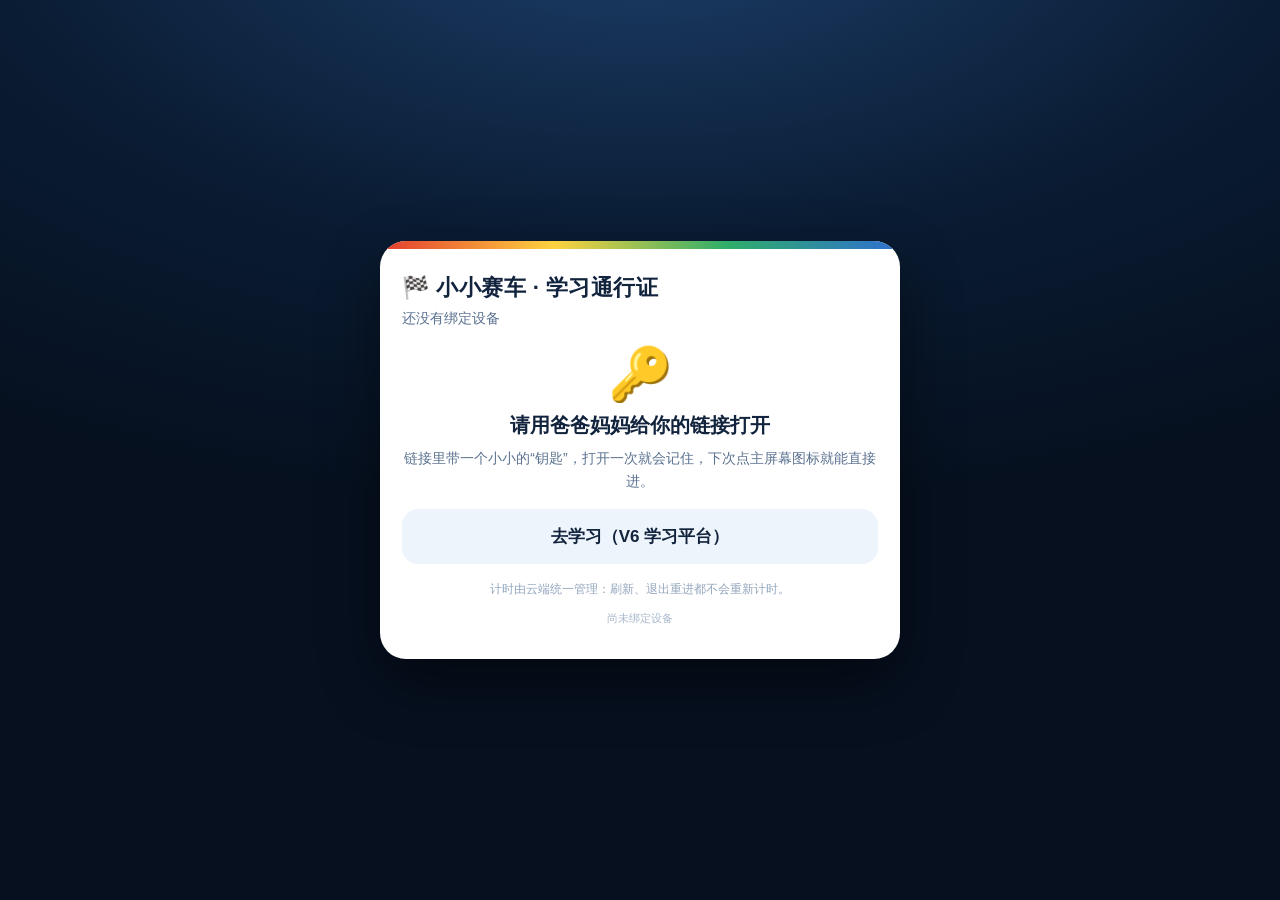
<file: dist-preview/gate.html>
<!DOCTYPE html>
<html lang="zh-CN">
<head><script src="./isolation.js"></script>
<meta charset="UTF-8" />
<meta name="viewport" content="width=device-width, initial-scale=1.0, maximum-scale=1.0, user-scalable=no, viewport-fit=cover" />
<meta name="theme-color" content="#0a1c33" />
<meta name="apple-mobile-web-app-capable" content="yes" />
<meta name="apple-mobile-web-app-title" content="小小赛车" />
<title>小小赛车 · 学习通行证</title>
<style>
  :root{
    --ink:#12243d; --sub:#5b7290; --card:#ffffff; --line:#dbe6f3;
    --red:#e23b2e; --yellow:#ffd23f; --green:#2fae6a; --blue:#2f6fd0;
  }
  *{box-sizing:border-box;-webkit-tap-highlight-color:transparent}
  html,body{height:100%}
  body{
    margin:0;font-family:-apple-system,BlinkMacSystemFont,"PingFang SC","Hiragino Sans GB","Microsoft YaHei",sans-serif;
    color:var(--ink);
    background:radial-gradient(1200px 600px at 50% -10%,#1d3f6b 0%,#0a1c33 55%,#06101f 100%);
    display:flex;align-items:center;justify-content:center;padding:18px;
  }
  .card{
    width:100%;max-width:520px;background:var(--card);border-radius:26px;padding:26px 22px 22px;
    box-shadow:0 24px 60px rgba(0,0,0,.45);position:relative;overflow:hidden;
  }
  .card::before{content:"";position:absolute;inset:0 0 auto;height:8px;background:linear-gradient(90deg,var(--red),var(--yellow),var(--green),var(--blue))}
  h1{font-size:22px;margin:6px 0 4px;letter-spacing:.5px}
  .sub{color:var(--sub);font-size:14px;line-height:1.6;margin:0 0 18px}
  .state{display:none}
  .state.on{display:block;animation:pop .24s ease-out}
  @keyframes pop{from{opacity:0;transform:translateY(8px)}to{opacity:1;transform:none}}
  .big{font-size:52px;line-height:1;margin:8px 0 12px;text-align:center}
  .title{font-size:20px;font-weight:700;text-align:center;margin:0 0 8px}
  .hint{font-size:14px;color:var(--sub);text-align:center;line-height:1.65;margin:0 0 16px}
  .btn{
    display:block;width:100%;border:0;border-radius:16px;padding:16px;font-size:17px;font-weight:700;
    cursor:pointer;font-family:inherit;margin-top:10px;
  }
  .btn.primary{background:var(--red);color:#fff;box-shadow:0 8px 18px rgba(226,59,46,.32)}
  .btn.ghost{background:#eef4fb;color:var(--ink)}
  .btn:disabled{opacity:.5}
  .mods{list-style:none;padding:0;margin:0 0 18px;display:grid;gap:10px}
  .mods li{display:flex;align-items:center;justify-content:space-between;background:#f6f9fd;border:1px solid var(--line);border-radius:14px;padding:12px 14px;font-size:15px}
  .mods .ok{color:var(--green);font-weight:700}
  .mods .no{color:var(--sub)}
  .meta{display:flex;justify-content:center;gap:18px;font-size:13px;color:var(--sub);margin:0 0 12px}
  .meta b{color:var(--ink);font-size:15px}
  .spin{width:46px;height:46px;border-radius:50%;border:4px solid #e6eef7;border-top-color:var(--red);margin:18px auto 10px;animation:sp .9s linear infinite}
  @keyframes sp{to{transform:rotate(360deg)}}
  .foot{font-size:12px;color:#93a6bd;text-align:center;margin-top:16px;line-height:1.6}
  .count{display:inline-block;min-width:22px;text-align:center;font-weight:800;color:var(--red)}
  .dev{font-family:ui-monospace,Menlo,monospace;font-size:11px;color:#a8b8cc;text-align:center;margin-top:8px;word-break:break-all}
</style>
</head>
<body>
<main class="card">
  <h1>🏁 小小赛车 · 学习通行证</h1>
  <p class="sub" id="subtitle">先看看今天的学习任务完成了吗～</p>

  <!-- 检查中 -->
  <section class="state on" id="st-checking">
    <div class="spin" aria-hidden="true"></div>
    <p class="hint">正在确认学习资格…</p>
  </section>

  <!-- 通过 -->
  <section class="state" id="st-pass">
    <div class="big" aria-hidden="true">🎉</div>
    <p class="title" id="pass-title">学习完成啦！</p>
    <p class="hint" id="pass-hint">赛车马上开始…</p>
    <div class="meta">
      <span>今天还能玩 <b id="pass-remaining">–</b></span>
    </div>
    <button class="btn primary" id="btn-enter">现在就出发 <span class="count" id="pass-count"></span></button>
  </section>

  <!-- 需要学习 -->
  <section class="state" id="st-lock">
    <div class="big" aria-hidden="true">📚</div>
    <p class="title" id="lock-title">今天的两个学习任务还没完成</p>
    <p class="hint" id="lock-hint">先去学习，完成两个模块，每个答对 80% 就能解锁赛车啦～</p>
    <ul class="mods" id="lock-mods"></ul>
    <button class="btn primary" id="btn-learn">去学习（V6 学习平台）</button>
    <button class="btn ghost" id="btn-retry">我已经学完了，再检查一次</button>
  </section>

  <!-- 时间到 -->
  <section class="state" id="st-timeup">
    <div class="big" aria-hidden="true">🌙</div>
    <p class="title">今天的 30 分钟用完啦</p>
    <p class="hint">明天再来玩，今天的存档都给你留好了～</p>
    <button class="btn primary" id="btn-learn2">去学习（V6 学习平台）</button>
  </section>

  <!-- 没有设备号 -->
  <section class="state" id="st-nodevice">
    <div class="big" aria-hidden="true">🔑</div>
    <p class="title">请用爸爸妈妈给你的链接打开</p>
    <p class="hint">链接里带一个小小的“钥匙”，打开一次就会记住，下次点主屏幕图标就能直接进。</p>
    <button class="btn ghost" id="btn-learn3">去学习（V6 学习平台）</button>
  </section>

  <!-- 家长关闭 / 未绑定 / 网络异常 -->
  <section class="state" id="st-error">
    <div class="big" aria-hidden="true">🛠️</div>
    <p class="title" id="err-title">网络有点忙</p>
    <p class="hint" id="err-hint">等一下再试试，学习记录不会丢。</p>
    <button class="btn primary" id="btn-retry2">再试一次</button>
    <button class="btn ghost" id="btn-learn4">去学习（V6 学习平台）</button>
  </section>

  <p class="foot">计时由云端统一管理：刷新、退出重进都不会重新计时。</p>
  <p class="dev" id="devline"></p>
</main>

<script type="module">
import { createR5Gate, messageFor, formatClock, R5Error } from './r5/r5-online.mjs?v=selftest1';
import { R5_CONFIG, learnUrl } from './r5/config.mjs?v=selftest1';
import { gameUrl } from './r5/paths.mjs';
import { captureDeviceFromUrl, getDevice, issueGrant, clearGrant } from './r5/grant.mjs?v=selftest1';

const $ = (id) => document.getElementById(id);
const states = ['st-checking', 'st-pass', 'st-lock', 'st-timeup', 'st-nodevice', 'st-error'];
function show(id) {
  states.forEach((s) => $(s).classList.toggle('on', s === id));
}
function setSub(t) { $('subtitle').textContent = t; }

captureDeviceFromUrl();
const device = getDevice();
$('devline').textContent = device ? `设备：${device.slice(0, 10)}…（已记住）` : '尚未绑定设备';

const learnHref = learnUrl();
['btn-learn', 'btn-learn2', 'btn-learn3', 'btn-learn4'].forEach((id) => {
  $(id).addEventListener('click', () => { location.href = learnHref; });
});

let countdownTimer = null;
function enterGame() {
  clearInterval(countdownTimer);
  location.replace(gameUrl());
}

function renderModules(modules) {
  const ul = $('lock-mods');
  ul.innerHTML = '';
  (modules || []).forEach((m) => {
    const li = document.createElement('li');
    const pct = m.accuracy_pct == null ? '–' : `${m.accuracy_pct}%`;
    const done = m.passed ? '<span class="ok">✓ 已达标</span>' : '<span class="no">还没完成</span>';
    li.innerHTML = `<span>${m.subject || '学习'}</span><span>${pct} ${done}</span>`;
    ul.appendChild(li);
  });
}

function lockScreen(st) {
  // 时间用完 → 单独一屏，不诱导孩子反复点
  if (st.reason === 'TIME_LIMIT_REACHED') {
    setSub('今天的赛车时间用完啦');
    show('st-timeup');
    return;
  }
  // 家长关闭 / 未绑定 → 让大人处理
  if (st.reason === 'PARENT_CONTROL_DISABLED' || st.reason === 'PARENT_DISABLED') {
    setSub('今天不能玩赛车');
    $('err-title').textContent = messageFor('PARENT_CONTROL_DISABLED');
    $('err-hint').textContent = '想玩的话，请爸爸妈妈在家长中心打开赛车开关。';
    show('st-error');
    return;
  }
  if (st.reason === 'PLAN_UNPUBLISHED') {
    setSub('学习计划还没安排');
    $('err-title').textContent = messageFor('PLAN_UNPUBLISHED');
    $('err-hint').textContent = '请爸爸妈妈在 V6 学习平台完成今天的学习计划发布。';
    show('st-error');
    return;
  }
  setSub('先去学习，再来赛车');
  $('lock-title').textContent = st.reason === 'NO_TASKS_TODAY' ? '今天是休息日' : '今天的两个学习任务还没完成';
  $('lock-hint').textContent = st.reason === 'NO_TASKS_TODAY'
    ? '今天没有安排学习任务，可以直接去赛车啦～'
    : '完成两个模块，每个答对 80%，就能解锁 30 分钟赛车时间。';
  renderModules(st.modules);
  show('st-lock');
}

function passScreen(st) {
  setSub('资格确认通过');
  $('pass-title').textContent = st.reason === 'NO_TASKS_TODAY' ? '今天是休息日，放心玩！' : '学习完成啦！';
  $('pass-remaining').textContent = formatClock(st.remaining_seconds);
  $('pass-hint').textContent = '计时从现在开始，用完会自动结束哦～';
  issueGrant(device, R5_CONFIG.grantTtlSeconds, { remaining: st.remaining_seconds });
  show('st-pass');

  let left = 2;
  $('pass-count').textContent = `(${left})`;
  clearInterval(countdownTimer);
  countdownTimer = setInterval(() => {
    left -= 1;
    $('pass-count').textContent = left > 0 ? `(${left})` : '';
    if (left <= 0) enterGame();
  }, 1000);
}

async function check() {
  if (!device) { setSub('还没有绑定设备'); show('st-nodevice'); return; }
  show('st-checking');
  setSub('正在确认学习资格…');
  const gate = createR5Gate({ base: R5_CONFIG.base, familyId: R5_CONFIG.familyId, device });
  try {
    const st = await gate.status();
    if (st.allowed && Number(st.remaining_seconds) > 0) passScreen(st);
    else lockScreen(st);
  } catch (e) {
    // 断网 / 超时 / 服务异常：一律不放行
    clearGrant();
    setSub('暂时确认不了');
    const code = e instanceof R5Error ? e.code : 'R5_NETWORK';
    $('err-title').textContent = messageFor(code);
    $('err-hint').textContent = code === 'R5_MEMBER_DENIED'
      ? '这台设备还没有绑定到家庭。请爸爸妈妈在家长中心绑定后，用新链接打开。'
      : '先检查一下网络，再点“再试一次”。计时不会因为这次失败而增加。';
    show('st-error');
  }
}

$('btn-enter').addEventListener('click', enterGame);
$('btn-retry').addEventListener('click', check);
$('btn-retry2').addEventListener('click', check);

check();
</script>
</body>
</html>
</file>
